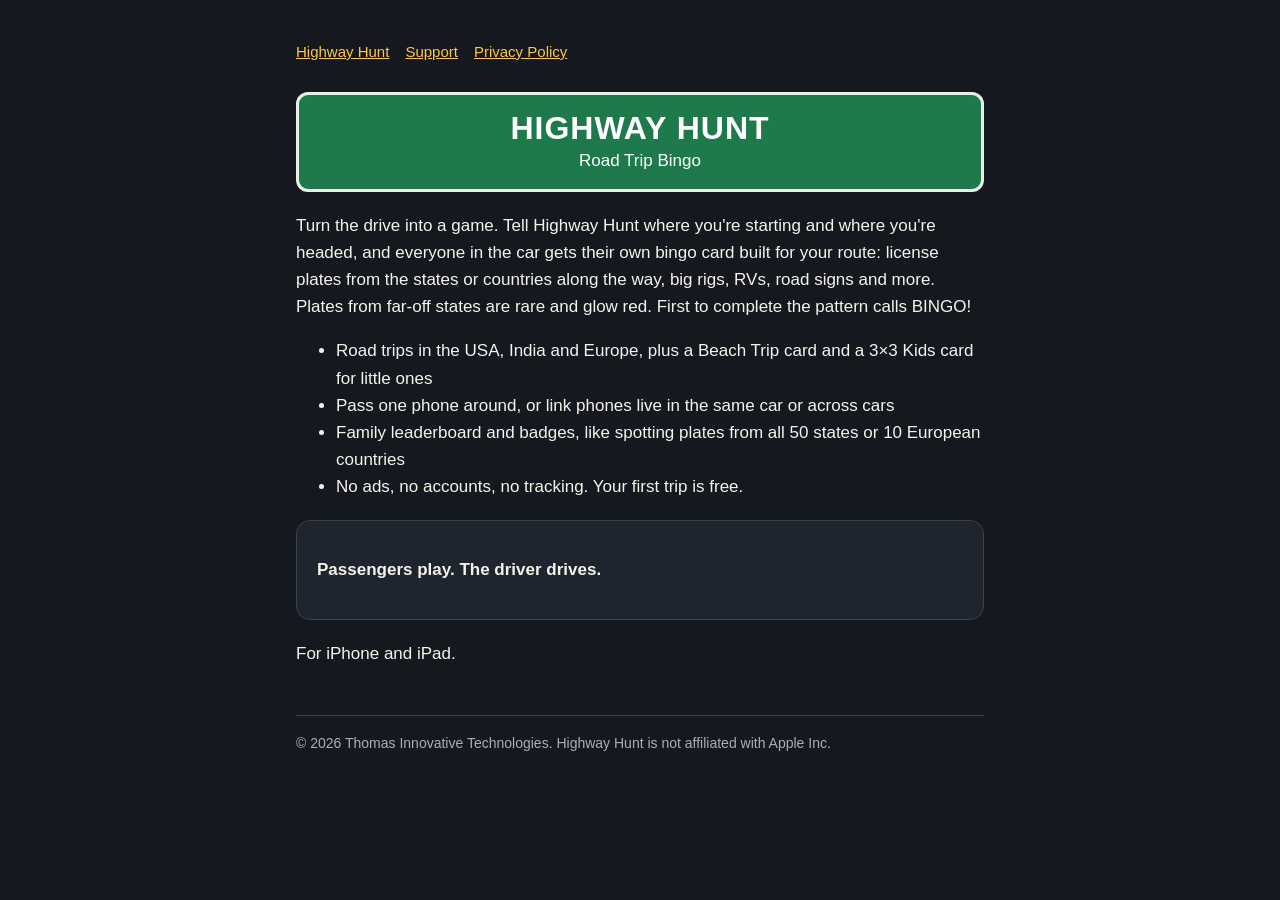
<file: index.html>
<!doctype html><html lang="en"><head><meta charset="utf-8"><meta name="apple-itunes-app" content="app-id=6833940583"><meta name="viewport" content="width=device-width,initial-scale=1"><title>Highway Hunt: Road Trip Bingo</title><link rel="stylesheet" href="style.css"></head><body><main>
<nav><a href="index.html">Highway Hunt</a><a href="support.html">Support</a><a href="privacy.html">Privacy Policy</a></nav>
<div class="sign"><h1>HIGHWAY HUNT</h1><p>Road Trip Bingo</p></div>
<p>Turn the drive into a game. Tell Highway Hunt where you're starting and where you're headed, and everyone in the car gets their own bingo card built for your route: license plates from the states or countries along the way, big rigs, RVs, road signs and more. Plates from far-off states are rare and glow red. First to complete the pattern calls BINGO!</p>
<ul>
<li>Road trips in the USA, India and Europe, plus a Beach Trip card and a 3×3 Kids card for little ones</li>
<li>Pass one phone around, or link phones live in the same car or across cars</li>
<li>Family leaderboard and badges, like spotting plates from all 50 states or 10 European countries</li>
<li>No ads, no accounts, no tracking. Your first trip is free.</li>
</ul>
<div class="card"><p><strong>Passengers play. The driver drives.</strong></p></div>
<p>For iPhone and iPad.</p>
<footer>© 2026 Thomas Innovative Technologies. Highway Hunt is not affiliated with Apple Inc.</footer>
</main></body></html>
</file>
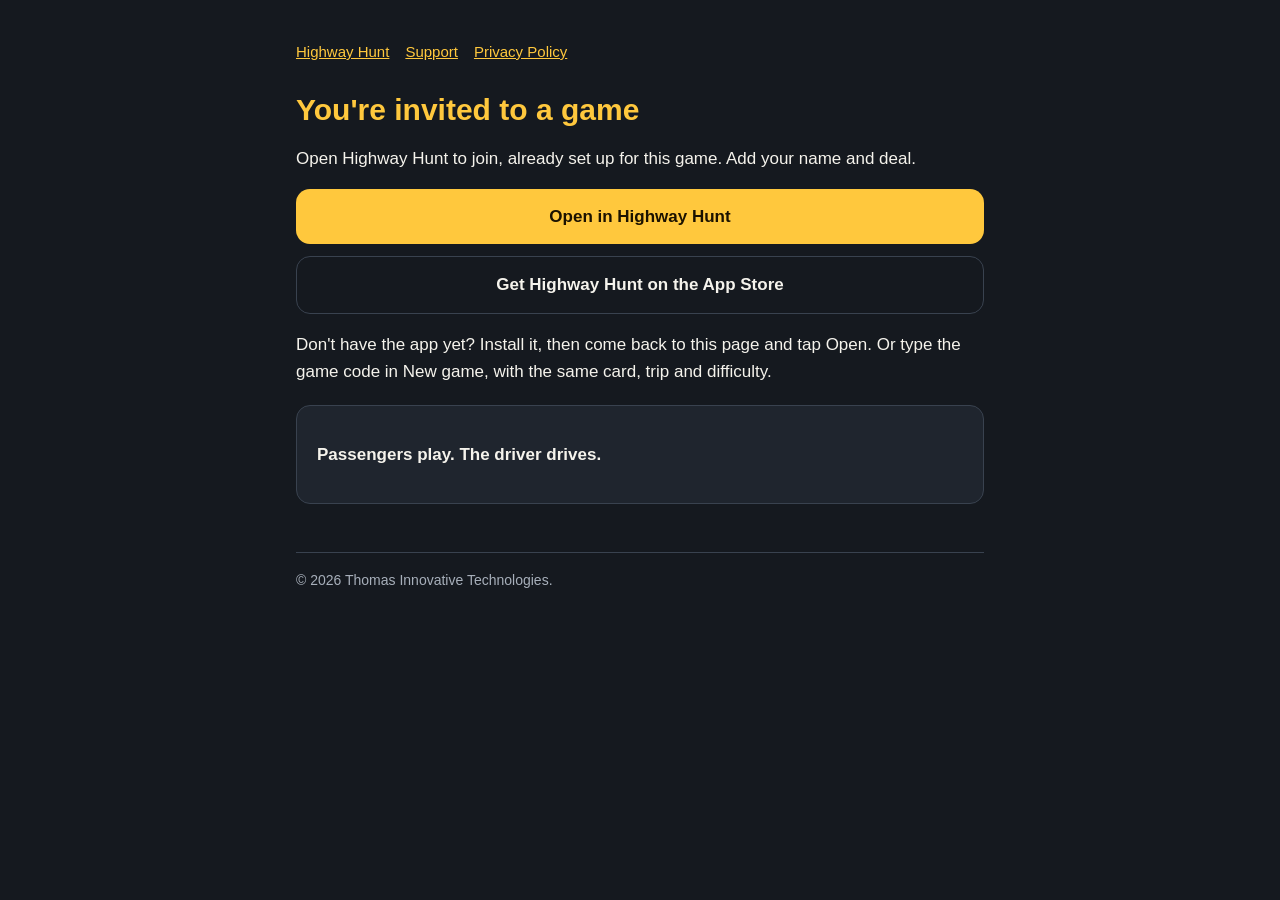
<file: join.html>
<!doctype html>
<html lang="en">
<head>
<meta charset="utf-8">
<meta name="viewport" content="width=device-width,initial-scale=1">
<meta name="apple-itunes-app" content="app-id=6833940583">
<title>Join a Highway Hunt game</title>
<link rel="stylesheet" href="style.css">
<style>.btn{display:block;text-align:center;padding:14px 18px;border-radius:14px;font-weight:700;text-decoration:none;margin:12px 0}.primary{background:var(--amber);color:#1b1200}.ghost{border:1px solid var(--line);color:var(--ink)}.code{font-size:30px;letter-spacing:6px;text-align:center;margin:8px 0}</style>
</head>
<body><main>
<nav><a href="index.html">Highway Hunt</a><a href="support.html">Support</a><a href="privacy.html">Privacy Policy</a></nav>
<h1>You're invited to a game</h1>
<p id="what">Open Highway Hunt to join, already set up for this game. Add your name and deal.</p>
<p class="code" id="code"></p>
<a class="btn primary" id="open" href="highwayhunt://join">Open in Highway Hunt</a>
<a class="btn ghost" href="https://apps.apple.com/app/id6833940583">Get Highway Hunt on the App Store</a>
<p>Don't have the app yet? Install it, then come back to this page and tap Open. Or type the game code in New game, with the same card, trip and difficulty.</p>
<div class="card"><p><strong>Passengers play. The driver drives.</strong></p></div>
<footer>© 2026 Thomas Innovative Technologies.</footer>
</main>
<script>
(function () {
  var q = location.search.replace(/^\?/, '');
  var params = {};
  q.split('&').forEach(function (p) { var i = p.indexOf('='); if (i > 0) { try { params[p.slice(0, i)] = decodeURIComponent(p.slice(i + 1).replace(/\+/g, ' ')); } catch (e) {} } });
  var safe = q.replace(/[^A-Za-z0-9=&%._~+-]/g, '');
  var url = 'highwayhunt://join' + (safe ? '?' + safe : '');
  document.getElementById('open').href = url;
  if (params.c && /^[A-Z0-9]{4,8}$/i.test(params.c)) document.getElementById('code').textContent = params.c.toUpperCase();
  if (params.h) document.getElementById('what').textContent = params.h.slice(0, 24) + ' invited you to play. Open Highway Hunt to join, already set up for this game. Add your name and deal.';
  if (/iPhone|iPad|iPod/.test(navigator.userAgent) && params.c) setTimeout(function () { location.href = url; }, 400);
})();
</script>
</body>
</html>
</file>
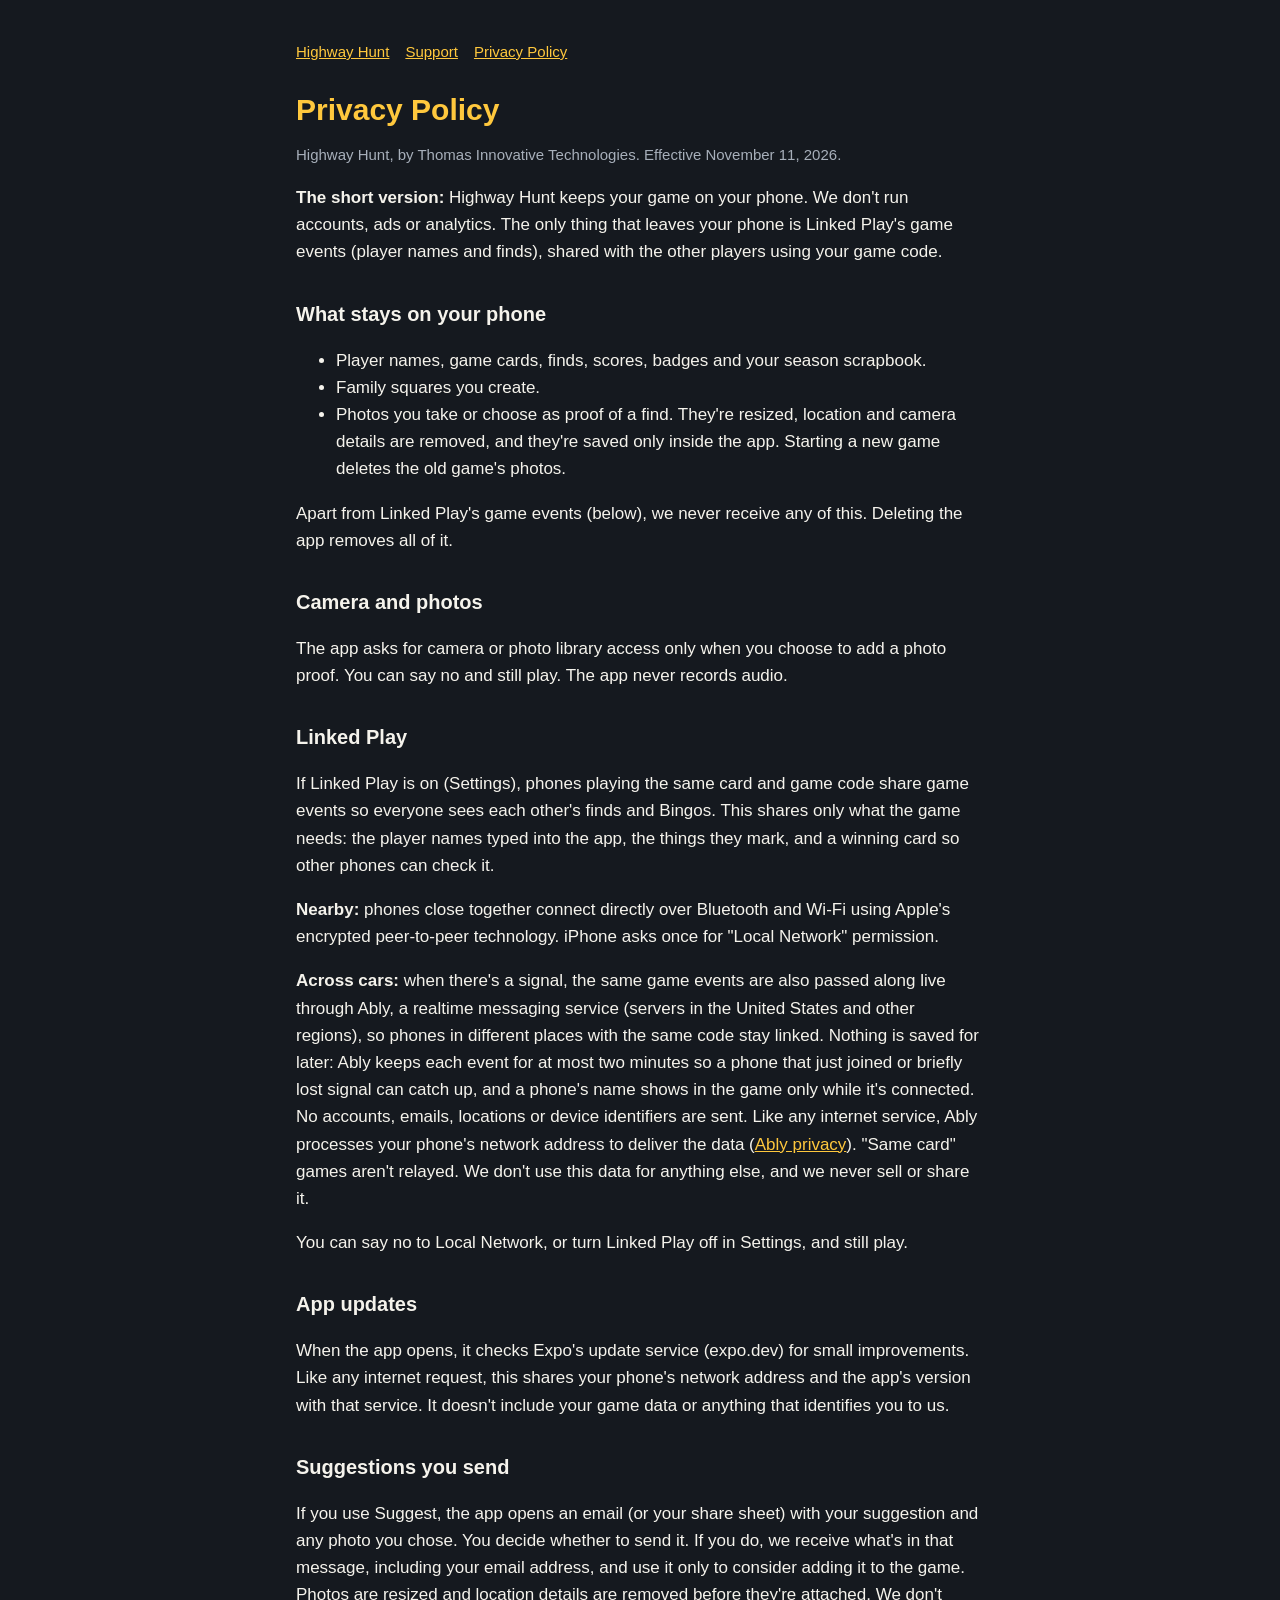
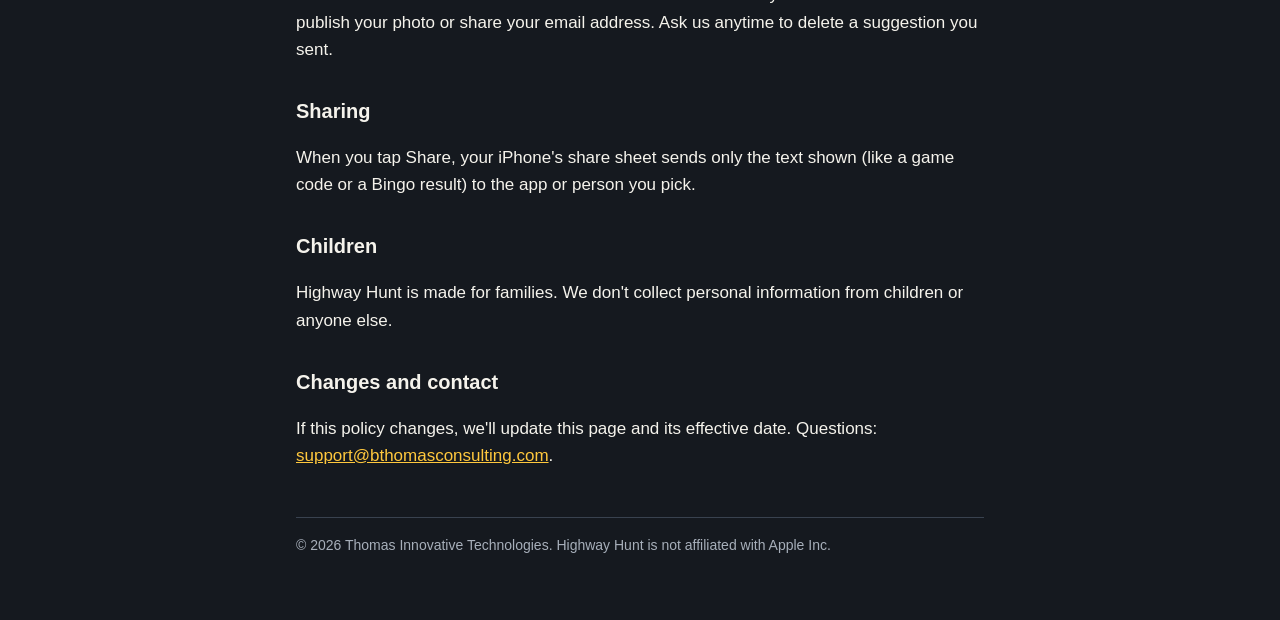
<file: privacy.html>
<!doctype html><html lang="en"><head><meta charset="utf-8"><meta name="apple-itunes-app" content="app-id=6833940583"><meta name="viewport" content="width=device-width,initial-scale=1"><title>Highway Hunt Privacy Policy</title><link rel="stylesheet" href="style.css"></head><body><main>
<nav><a href="index.html">Highway Hunt</a><a href="support.html">Support</a><a href="privacy.html">Privacy Policy</a></nav>
<h1>Privacy Policy</h1>
<p class="muted">Highway Hunt, by Thomas Innovative Technologies. Effective November 11, 2026.</p>
<p><strong>The short version:</strong> Highway Hunt keeps your game on your phone. We don't run accounts, ads or analytics. The only thing that leaves your phone is Linked Play's game events (player names and finds), shared with the other players using your game code.</p>
<h2>What stays on your phone</h2>
<ul>
<li>Player names, game cards, finds, scores, badges and your season scrapbook.</li>
<li>Family squares you create.</li>
<li>Photos you take or choose as proof of a find. They're resized, location and camera details are removed, and they're saved only inside the app. Starting a new game deletes the old game's photos.</li>
</ul>
<p>Apart from Linked Play's game events (below), we never receive any of this. Deleting the app removes all of it.</p>
<h2>Camera and photos</h2>
<p>The app asks for camera or photo library access only when you choose to add a photo proof. You can say no and still play. The app never records audio.</p>
<h2>Linked Play</h2>
<p>If Linked Play is on (Settings), phones playing the same card and game code share game events so everyone sees each other's finds and Bingos. This shares only what the game needs: the player names typed into the app, the things they mark, and a winning card so other phones can check it.</p>
<p><strong>Nearby:</strong> phones close together connect directly over Bluetooth and Wi-Fi using Apple's encrypted peer-to-peer technology. iPhone asks once for "Local Network" permission.</p>
<p><strong>Across cars:</strong> when there's a signal, the same game events are also passed along live through Ably, a realtime messaging service (servers in the United States and other regions), so phones in different places with the same code stay linked. Nothing is saved for later: Ably keeps each event for at most two minutes so a phone that just joined or briefly lost signal can catch up, and a phone's name shows in the game only while it's connected. No accounts, emails, locations or device identifiers are sent. Like any internet service, Ably processes your phone's network address to deliver the data (<a href="https://ably.com/privacy">Ably privacy</a>). "Same card" games aren't relayed. We don't use this data for anything else, and we never sell or share it.</p>
<p>You can say no to Local Network, or turn Linked Play off in Settings, and still play.</p>
<h2>App updates</h2>
<p>When the app opens, it checks Expo's update service (expo.dev) for small improvements. Like any internet request, this shares your phone's network address and the app's version with that service. It doesn't include your game data or anything that identifies you to us.</p>
<h2>Suggestions you send</h2>
<p>If you use Suggest, the app opens an email (or your share sheet) with your suggestion and any photo you chose. You decide whether to send it. If you do, we receive what's in that message, including your email address, and use it only to consider adding it to the game. Photos are resized and location details are removed before they're attached. We don't publish your photo or share your email address. Ask us anytime to delete a suggestion you sent.</p>
<h2>Sharing</h2>
<p>When you tap Share, your iPhone's share sheet sends only the text shown (like a game code or a Bingo result) to the app or person you pick.</p>
<h2>Children</h2>
<p>Highway Hunt is made for families. We don't collect personal information from children or anyone else.</p>
<h2>Changes and contact</h2>
<p>If this policy changes, we'll update this page and its effective date. Questions: <a href="mailto:support@bthomasconsulting.com">support@bthomasconsulting.com</a>.</p>
<footer>© 2026 Thomas Innovative Technologies. Highway Hunt is not affiliated with Apple Inc.</footer>
</main></body></html>
</file>
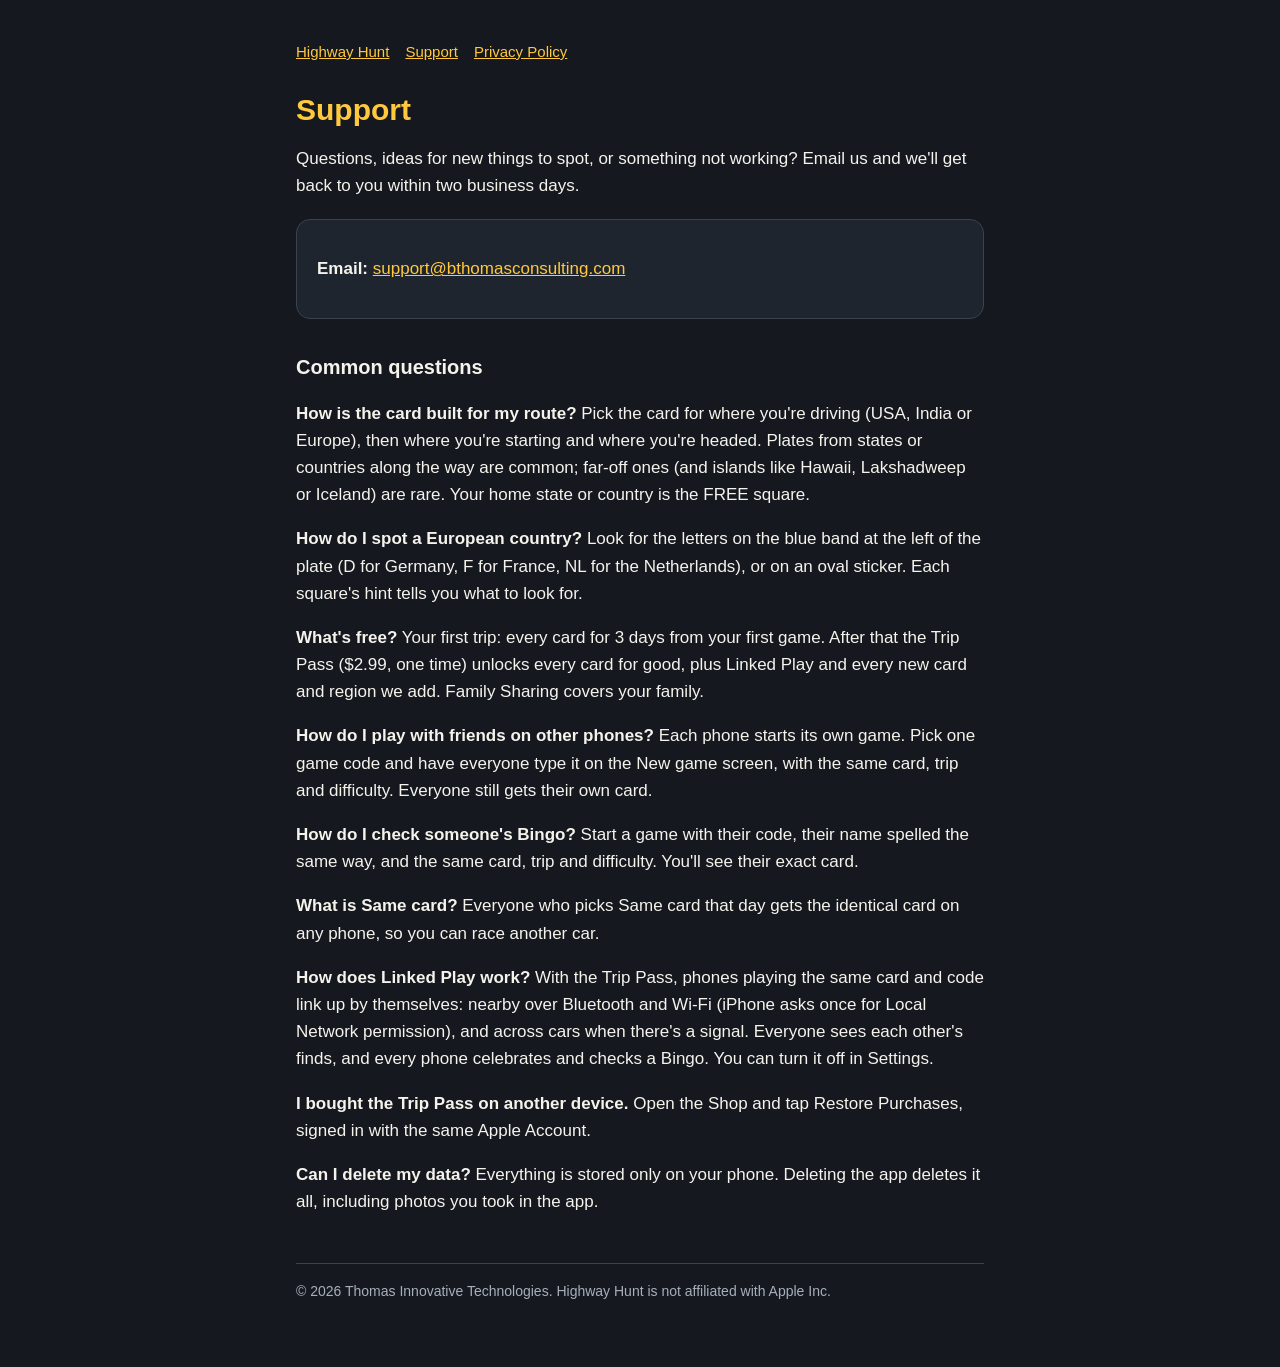
<file: support.html>
<!doctype html><html lang="en"><head><meta charset="utf-8"><meta name="apple-itunes-app" content="app-id=6833940583"><meta name="viewport" content="width=device-width,initial-scale=1"><title>Highway Hunt Support</title><link rel="stylesheet" href="style.css"></head><body><main>
<nav><a href="index.html">Highway Hunt</a><a href="support.html">Support</a><a href="privacy.html">Privacy Policy</a></nav>
<h1>Support</h1>
<p>Questions, ideas for new things to spot, or something not working? Email us and we'll get back to you within two business days.</p>
<div class="card"><p><strong>Email:</strong> <a href="mailto:support@bthomasconsulting.com">support@bthomasconsulting.com</a></p></div>
<h2>Common questions</h2>
<p><strong>How is the card built for my route?</strong> Pick the card for where you're driving (USA, India or Europe), then where you're starting and where you're headed. Plates from states or countries along the way are common; far-off ones (and islands like Hawaii, Lakshadweep or Iceland) are rare. Your home state or country is the FREE square.</p>
<p><strong>How do I spot a European country?</strong> Look for the letters on the blue band at the left of the plate (D for Germany, F for France, NL for the Netherlands), or on an oval sticker. Each square's hint tells you what to look for.</p>
<p><strong>What's free?</strong> Your first trip: every card for 3 days from your first game. After that the Trip Pass ($2.99, one time) unlocks every card for good, plus Linked Play and every new card and region we add. Family Sharing covers your family.</p>
<p><strong>How do I play with friends on other phones?</strong> Each phone starts its own game. Pick one game code and have everyone type it on the New game screen, with the same card, trip and difficulty. Everyone still gets their own card.</p>
<p><strong>How do I check someone's Bingo?</strong> Start a game with their code, their name spelled the same way, and the same card, trip and difficulty. You'll see their exact card.</p>
<p><strong>What is Same card?</strong> Everyone who picks Same card that day gets the identical card on any phone, so you can race another car.</p>
<p><strong>How does Linked Play work?</strong> With the Trip Pass, phones playing the same card and code link up by themselves: nearby over Bluetooth and Wi-Fi (iPhone asks once for Local Network permission), and across cars when there's a signal. Everyone sees each other's finds, and every phone celebrates and checks a Bingo. You can turn it off in Settings.</p>
<p><strong>I bought the Trip Pass on another device.</strong> Open the Shop and tap Restore Purchases, signed in with the same Apple Account.</p>
<p><strong>Can I delete my data?</strong> Everything is stored only on your phone. Deleting the app deletes it all, including photos you took in the app.</p>
<footer>© 2026 Thomas Innovative Technologies. Highway Hunt is not affiliated with Apple Inc.</footer>
</main></body></html>
</file>
<file: style.css>
:root{--night:#15191F;--panel:#1F252E;--line:#39424F;--ink:#F5F3EC;--muted:#A7AFBA;--amber:#FFC83D}
*{box-sizing:border-box}html{background:var(--night)}
body{margin:0;background:var(--night);color:var(--ink);font:17px/1.6 -apple-system,BlinkMacSystemFont,"Segoe UI",Roboto,Helvetica,Arial,sans-serif}
main{max-width:720px;margin:0 auto;padding:40px 16px 64px}
h1{font-size:30px;line-height:1.2;color:var(--amber);margin:0 0 4px}
h2{font-size:20px;margin:32px 0 8px}
p,li{color:var(--ink)}.muted{color:var(--muted);font-size:15px}
a{color:var(--amber)}
.card{background:var(--panel);border:1px solid var(--line);border-radius:14px;padding:18px 20px;margin:20px 0}
nav{display:flex;gap:16px;flex-wrap:wrap;margin:0 0 28px;font-size:15px}
footer{margin-top:48px;color:var(--muted);font-size:14px;border-top:1px solid var(--line);padding-top:16px}
.sign{background:#1E7A4B;border:3px solid #E9EFE9;border-radius:12px;padding:14px 18px;text-align:center;margin:0 0 20px}.sign h1{color:#fff;margin:0;font-size:32px;letter-spacing:1px}.sign p{color:#fff;margin:0}
</file>
